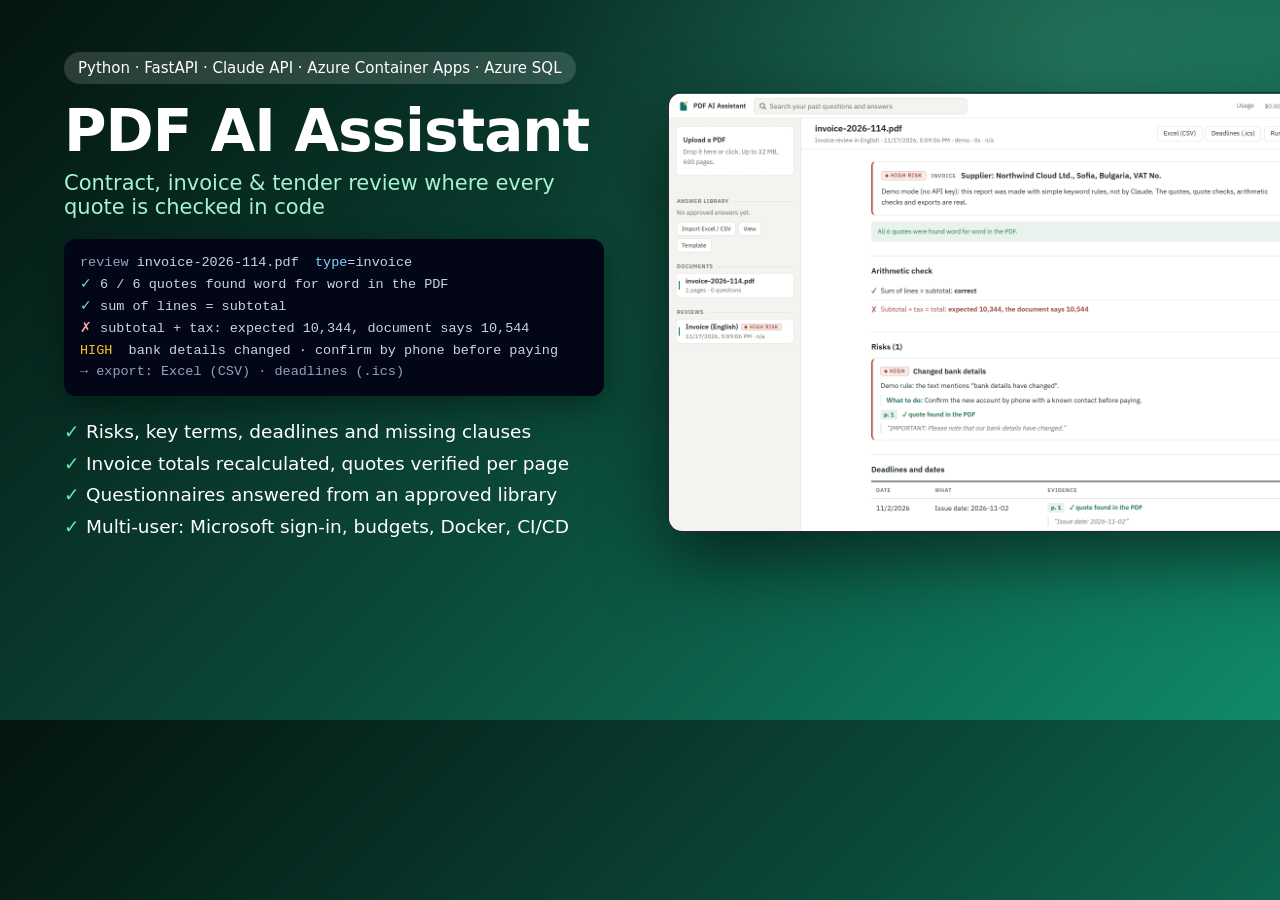
<file: docs/cover.html>
<!doctype html><html><head><meta charset="utf-8"><title>PDF AI Assistant</title><style>
body { margin:0; width:1280px; height:720px; overflow:hidden; font-family:"Segoe UI",system-ui,sans-serif; background:linear-gradient(135deg,#04140f,#0b4a3a 52%,#0f8a6a); color:#fff; position:relative; }
  body::after { content:""; position:absolute; inset:0; background:radial-gradient(circle at 85% 10%, rgba(110,231,183,.22), transparent 45%); pointer-events:none; }
  .left { position:absolute; left:64px; top:52px; width:540px; z-index:1; }
  .badge { display:inline-block; background:rgba(255,255,255,.15); padding:7px 14px; border-radius:99px; font-size:15px; margin-bottom:18px; }
  h1 { font-size:58px; line-height:1.02; margin:0 0 10px; letter-spacing:-1px; }
  .tag { font-size:21px; color:#a7f3d0; margin:0 0 20px; }
  pre { background:#020617; color:#cbd5e1; border-radius:12px; padding:13px 16px; font:13.5px/1.62 Consolas, monospace; margin:0 0 20px; box-shadow:0 10px 30px rgba(0,0,0,.35); white-space:pre-wrap; }
  pre .k { color:#7dd3fc; } pre .w { color:#fbbf24; } pre .g { color:#6ee7b7; } pre .m { color:#94a3b8; } pre .r { color:#fca5a5; }
  ul { list-style:none; padding:0; margin:0; font-size:18.5px; line-height:1.7; }
  li::before { content:"✓  "; color:#6ee7b7; font-weight:700; }
  .shot { position:absolute; right:-90px; top:92px; width:700px; border-radius:14px; overflow:hidden; box-shadow:0 30px 70px rgba(0,0,0,.55); background:#0a0b10; border:1px solid rgba(255,255,255,.12); z-index:1; }
  .shot img { width:100%; display:block; }
</style></head><body>
  <div class="left">
    <span class="badge">Python · FastAPI · Claude API · Azure Container Apps · Azure SQL</span>
    <h1>PDF AI Assistant</h1>
    <p class="tag">Contract, invoice &amp; tender review where every quote is checked in code</p>
    <pre><span class="m">review</span> invoice-2026-114.pdf  <span class="k">type</span>=invoice
<span class="g">✓</span> 6 / 6 quotes found word for word in the PDF
<span class="g">✓</span> sum of lines = subtotal
<span class="r">✗</span> subtotal + tax: expected 10,344, document says 10,544
<span class="w">HIGH</span>  bank details changed · confirm by phone before paying
<span class="m">→ export: Excel (CSV) · deadlines (.ics)</span></pre>
    <ul>
      <li>Risks, key terms, deadlines and missing clauses</li>
      <li>Invoice totals recalculated, quotes verified per page</li>
      <li>Questionnaires answered from an approved library</li>
      <li>Multi-user: Microsoft sign-in, budgets, Docker, CI/CD</li>
    </ul>
  </div>
  <div class="shot"><img src="screenshot-invoice-review.png" alt=""></div>
</body></html>
</file>
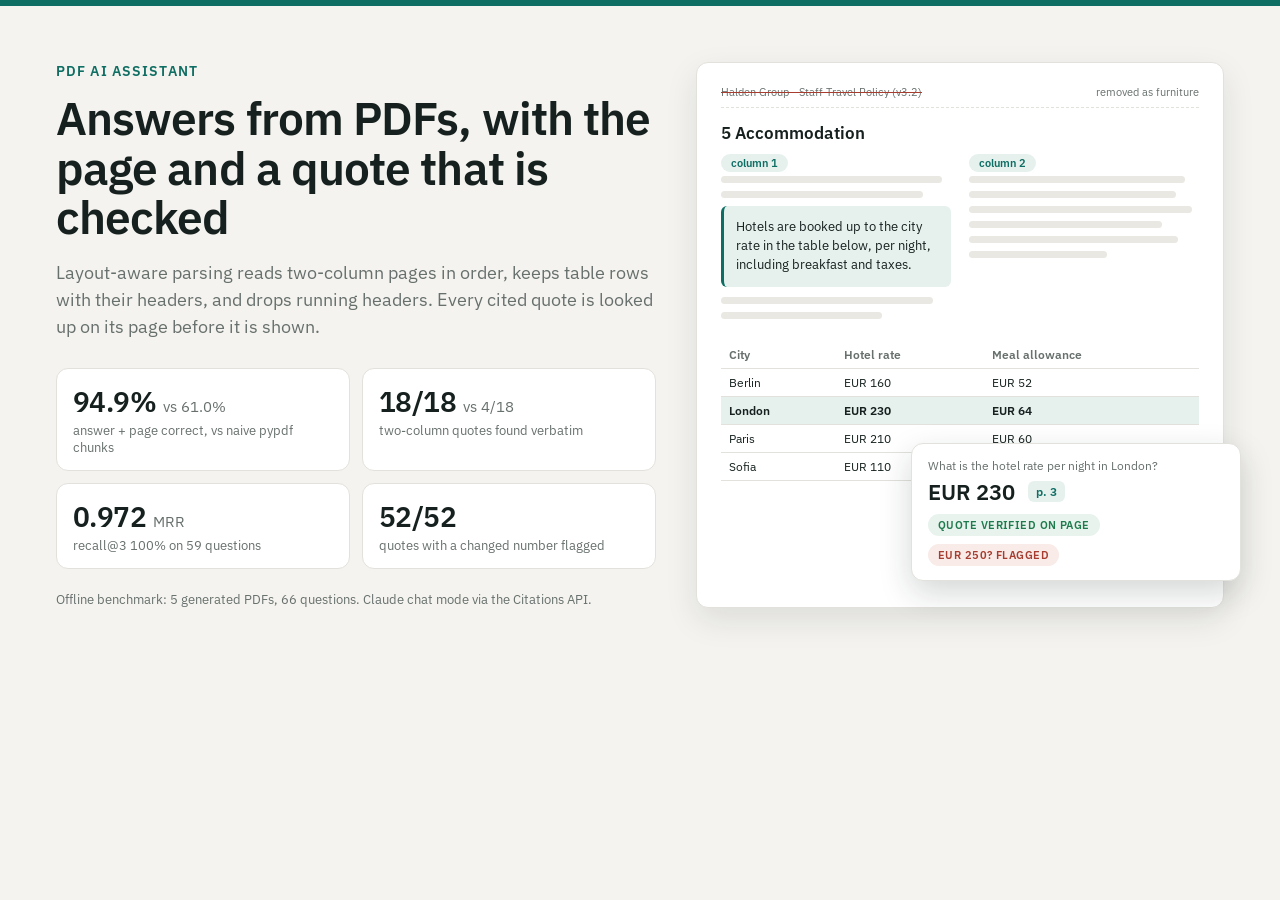
<file: examples/cover.html>
<!doctype html>
<html lang="en">
<head>
<meta charset="utf-8">
<title>PDF AI Assistant cover</title>
<style>
  @font-face { font-family: "IBM Plex Sans"; font-weight: 400; src: url(../web/static/fonts/ibm-plex-sans-400-latin.woff2) format("woff2"); }
  @font-face { font-family: "IBM Plex Sans"; font-weight: 600; src: url(../web/static/fonts/ibm-plex-sans-600-latin.woff2) format("woff2"); }
  :root {
    --bg: #f4f3ef; --panel: #ffffff; --text: #16211f; --muted: #67706d; --line: #e2e1db;
    --accent: #0f6e63; --accent-soft: #e6f1ee; --low: #1f7a4d; --low-soft: #e7f3ec;
    --high: #a63d2f; --high-soft: #f8ebe8;
  }
  * { box-sizing: border-box; }
  html, body { margin: 0; }
  body {
    width: 1280px; height: 640px; overflow: hidden; background: var(--bg); color: var(--text);
    font-family: "IBM Plex Sans", sans-serif; display: grid; grid-template-columns: 600px 1fr;
    gap: 40px; padding: 56px 56px 48px;
    border-top: 6px solid var(--accent);
  }
  .eyebrow { font-weight: 600; font-size: 14px; letter-spacing: .08em; text-transform: uppercase; color: var(--accent); }
  h1 { font-size: 46px; line-height: 1.08; letter-spacing: -.02em; margin: 14px 0 16px; font-weight: 600; }
  .lede { font-size: 18px; line-height: 1.5; color: var(--muted); margin: 0 0 28px; }
  .stats { display: grid; grid-template-columns: 1fr 1fr; gap: 12px; }
  .stat { background: var(--panel); border: 1px solid var(--line); border-radius: 12px; padding: 14px 16px; }
  .stat b { display: block; font-size: 28px; font-weight: 600; letter-spacing: -.02em; }
  .stat b small { font-size: 15px; font-weight: 400; color: var(--muted); letter-spacing: 0; }
  .stat span { display: block; font-size: 13px; color: var(--muted); margin-top: 2px; }
  .foot { margin-top: 22px; font-size: 13px; color: var(--muted); }

  .page {
    background: var(--panel); border: 1px solid var(--line); border-radius: 12px; padding: 22px 24px;
    box-shadow: 0 12px 32px rgba(22, 33, 31, .10); position: relative; height: 100%;
  }
  .runhead { display: flex; justify-content: space-between; font-size: 11px; color: var(--muted);
    border-bottom: 1px dashed var(--line); padding-bottom: 8px; margin-bottom: 14px; }
  .runhead s { text-decoration-color: var(--high); }
  .ph { font-size: 17px; font-weight: 600; margin: 0 0 10px; }
  .cols { display: grid; grid-template-columns: 1fr 1fr; gap: 18px; }
  .col { position: relative; padding-top: 22px; }
  .col::before { content: attr(data-n); position: absolute; top: 0; left: 0; font-size: 11px; font-weight: 600;
    color: var(--accent); background: var(--accent-soft); border-radius: 999px; padding: 2px 10px; }
  .line { height: 7px; border-radius: 4px; background: #e9e8e2; margin: 0 0 8px; }
  .hl { background: var(--accent-soft); border-left: 3px solid var(--accent); border-radius: 6px;
    padding: 12px; font-size: 13px; line-height: 1.45; margin: 4px 0 10px; }
  table { width: 100%; border-collapse: collapse; font-size: 12px; margin-top: 14px; }
  th, td { text-align: left; padding: 6px 8px; border-bottom: 1px solid var(--line); }
  th { font-weight: 600; color: var(--muted); }
  tr.hit td { background: var(--accent-soft); font-weight: 600; }
  .answer {
    position: absolute; right: -18px; bottom: 26px; width: 330px; background: var(--panel);
    border: 1px solid var(--line); border-radius: 12px; padding: 14px 16px;
    box-shadow: 0 12px 32px rgba(22, 33, 31, .18);
  }
  .answer .q { font-size: 12px; color: var(--muted); }
  .answer .a { font-size: 22px; font-weight: 600; margin: 4px 0 8px; }
  .answer .a em { font-style: normal; font-size: 12px; font-weight: 600; color: var(--accent);
    background: var(--accent-soft); border-radius: 6px; padding: 3px 8px; margin-left: 8px; vertical-align: 4px; }
  .badges { display: flex; gap: 8px; flex-wrap: wrap; }
  .badge { font-size: 11px; font-weight: 600; letter-spacing: .04em; text-transform: uppercase;
    border-radius: 999px; padding: 4px 10px; }
  .ok { background: var(--low-soft); color: var(--low); }
  .bad { background: var(--high-soft); color: var(--high); }
</style>
</head>
<body>
  <section>
    <div class="eyebrow">PDF AI Assistant</div>
    <h1>Answers from PDFs, with the page and a quote that is checked</h1>
    <p class="lede">Layout-aware parsing reads two-column pages in order, keeps table rows with their
      headers, and drops running headers. Every cited quote is looked up on its page before it is shown.</p>
    <div class="stats">
      <div class="stat"><b>94.9% <small>vs 61.0%</small></b><span>answer + page correct, vs naive pypdf chunks</span></div>
      <div class="stat"><b>18/18 <small>vs 4/18</small></b><span>two-column quotes found verbatim</span></div>
      <div class="stat"><b>0.972 <small>MRR</small></b><span>recall@3 100% on 59 questions</span></div>
      <div class="stat"><b>52/52</b><span>quotes with a changed number flagged</span></div>
    </div>
    <div class="foot">Offline benchmark: 5 generated PDFs, 66 questions. Claude chat mode via the Citations API.</div>
  </section>

  <section>
    <div class="page">
      <div class="runhead"><s>Halden Group - Staff Travel Policy (v3.2)</s><span>removed as furniture</span></div>
      <p class="ph">5 Accommodation</p>
      <div class="cols">
        <div class="col" data-n="column 1">
          <div class="line" style="width:96%"></div><div class="line" style="width:88%"></div>
          <div class="hl">Hotels are booked up to the city rate in the table below, per night,
            including breakfast and taxes.</div>
          <div class="line" style="width:92%"></div><div class="line" style="width:70%"></div>
        </div>
        <div class="col" data-n="column 2">
          <div class="line" style="width:94%"></div><div class="line" style="width:90%"></div>
          <div class="line" style="width:97%"></div><div class="line" style="width:84%"></div>
          <div class="line" style="width:91%"></div><div class="line" style="width:60%"></div>
        </div>
      </div>
      <table>
        <tr><th>City</th><th>Hotel rate</th><th>Meal allowance</th></tr>
        <tr><td>Berlin</td><td>EUR 160</td><td>EUR 52</td></tr>
        <tr class="hit"><td>London</td><td>EUR 230</td><td>EUR 64</td></tr>
        <tr><td>Paris</td><td>EUR 210</td><td>EUR 60</td></tr>
        <tr><td>Sofia</td><td>EUR 110</td><td>EUR 38</td></tr>
      </table>
      <div class="answer">
        <div class="q">What is the hotel rate per night in London?</div>
        <div class="a">EUR 230 <em>p. 3</em></div>
        <div class="badges"><span class="badge ok">quote verified on page</span><span class="badge bad">EUR 250? flagged</span></div>
      </div>
    </div>
  </section>
</body>
</html>
</file>
